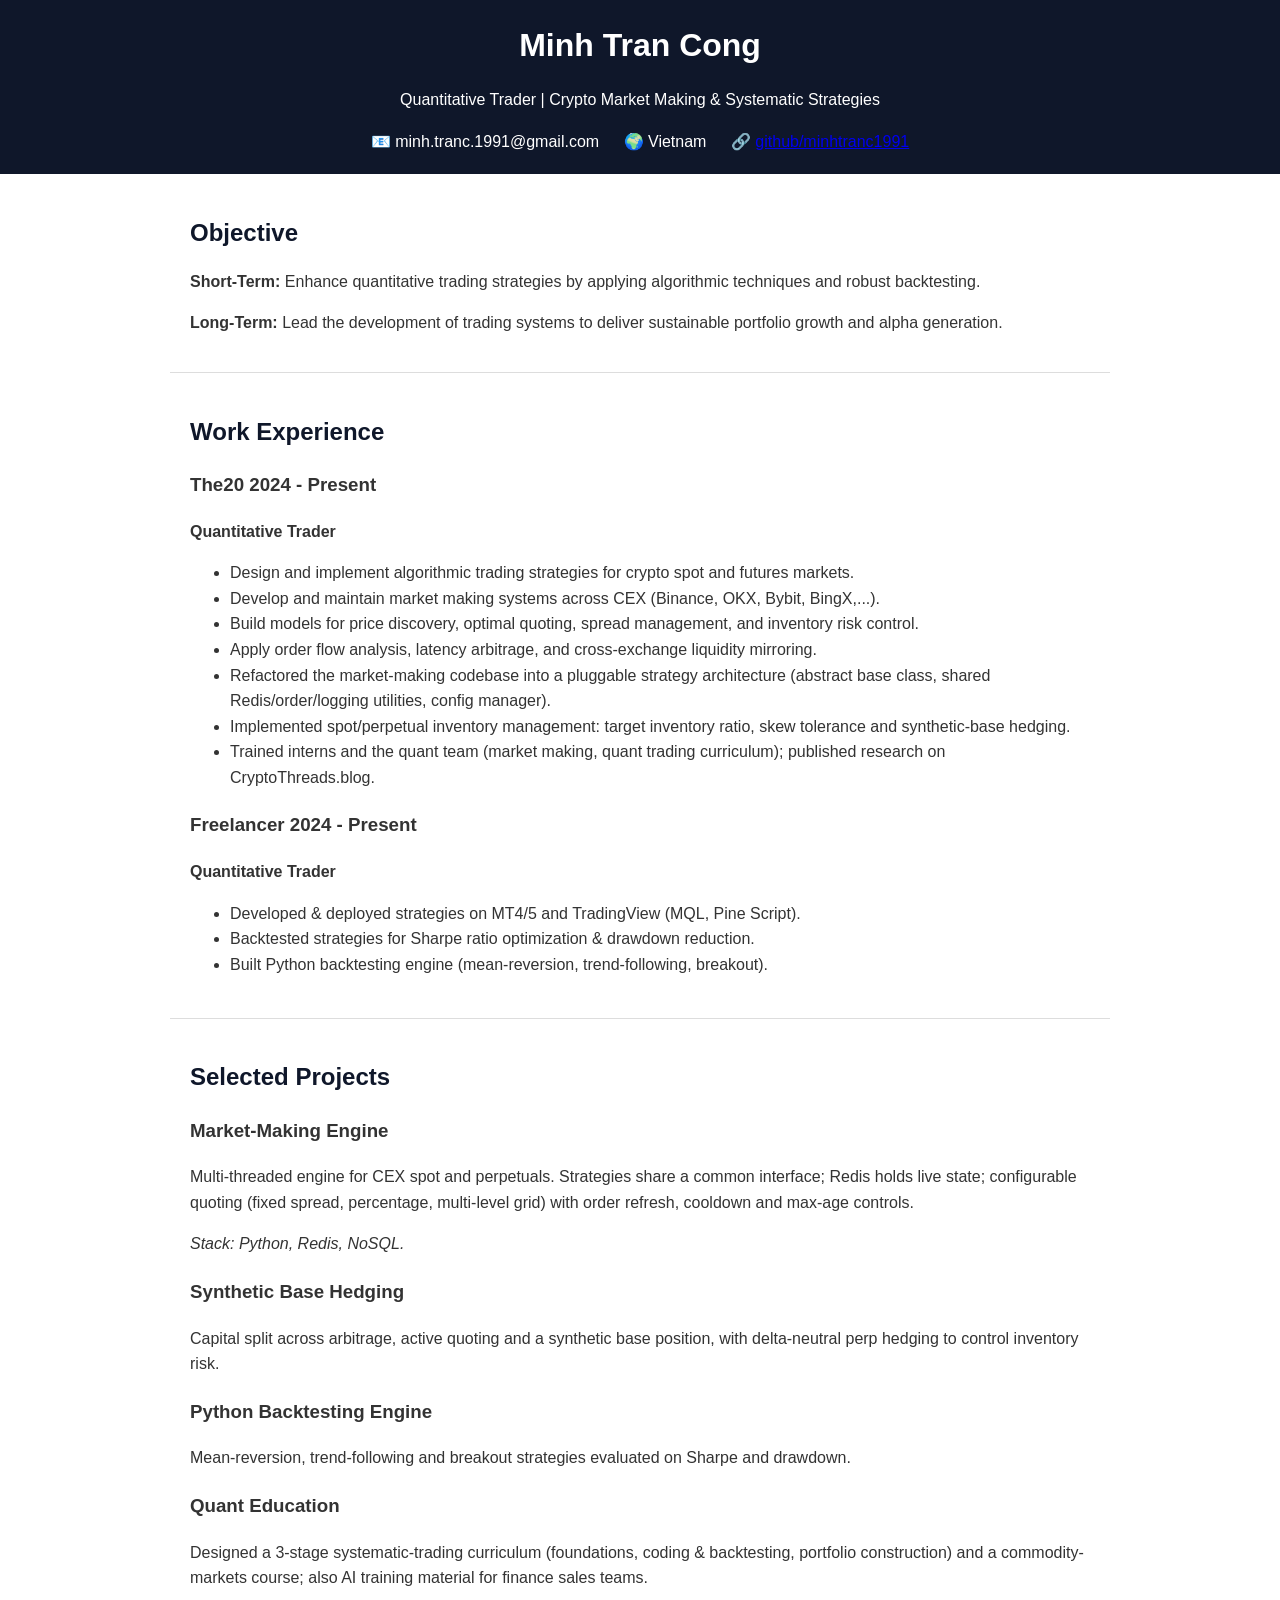
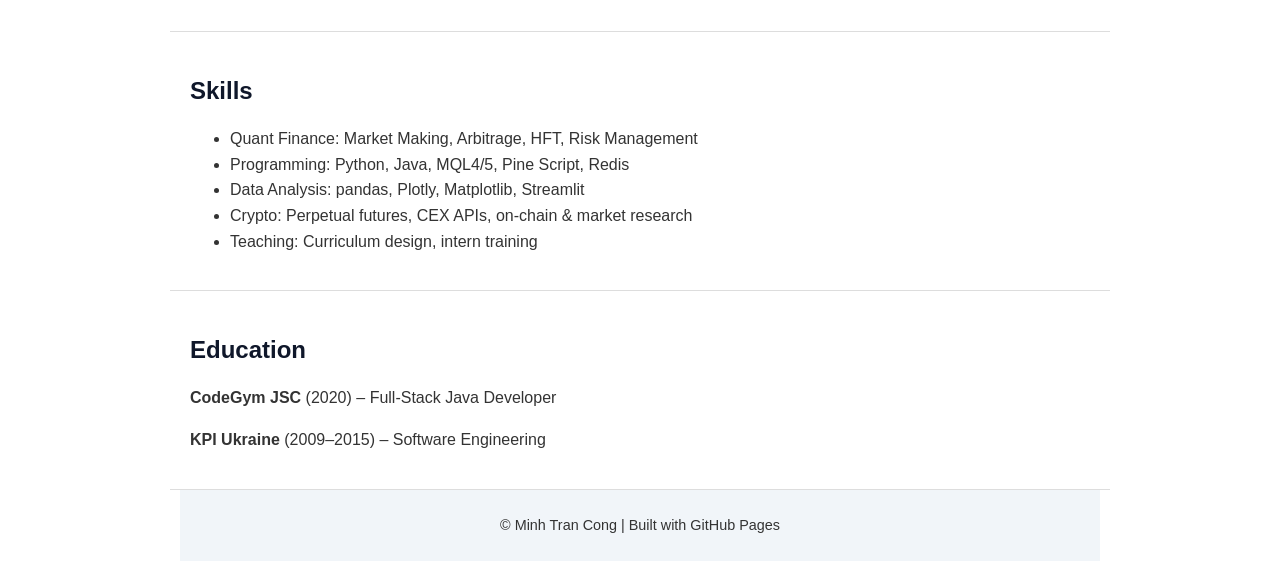
<file: legacy/index.html>
<!-- index.html -->
<!DOCTYPE html>
<html lang="en">
<head>
  <meta charset="UTF-8" />
  <meta name="viewport" content="width=device-width, initial-scale=1.0"/>
  <title>Minh Tran Cong - Quantitative Trader</title>
  <meta name="description" content="Quantitative trader: crypto market making, inventory hedging, systematic strategies and quant education."/>
  <link rel="stylesheet" href="style.css"/>
</head>
<body>
  <header>
    <h1>Minh Tran Cong</h1>
    <p>Quantitative Trader | Crypto Market Making &amp; Systematic Strategies</p>
    <ul class="contact">
      <li>📧 minh.tranc.1991@gmail.com</li>
      <li>🌍 Vietnam</li>
      <li>🔗 <a href="https://github.com/minhtranc1991" target="_blank" rel="noopener">github/minhtranc1991</a></li>
      <!-- TODO: add LinkedIn + CryptoThreads.blog links -->
    </ul>
  </header>

  <section>
    <h2>Objective</h2>
    <p><strong>Short-Term:</strong> Enhance quantitative trading strategies by applying algorithmic techniques and robust backtesting.</p>
    <p><strong>Long-Term:</strong> Lead the development of trading systems to deliver sustainable portfolio growth and alpha generation.</p>
  </section>

  <section>
    <h2>Work Experience</h2>
    <article>
      <h3>The20 <span>2024 - Present</span></h3>
      <p><strong>Quantitative Trader</strong></p>
      <ul>
        <li>Design and implement algorithmic trading strategies for crypto spot and futures markets.</li>
        <li>Develop and maintain market making systems across CEX (Binance, OKX, Bybit, BingX,...).</li>
        <li>Build models for price discovery, optimal quoting, spread management, and inventory risk control.</li>
        <li>Apply order flow analysis, latency arbitrage, and cross-exchange liquidity mirroring.</li>
        <li>Refactored the market-making codebase into a pluggable strategy architecture (abstract base class, shared Redis/order/logging utilities, config manager).</li>
        <li>Implemented spot/perpetual inventory management: target inventory ratio, skew tolerance and synthetic-base hedging.</li>
        <li>Trained interns and the quant team (market making, quant trading curriculum); published research on CryptoThreads.blog.</li>
        <!-- TODO: add measurable results (volume, spread, uptime, PnL/Sharpe, #exchanges/pairs) -->
      </ul>
    </article>
    <article>
      <h3>Freelancer <span>2024 - Present</span></h3>
      <p><strong>Quantitative Trader</strong></p>
      <ul>
        <li>Developed & deployed strategies on MT4/5 and TradingView (MQL, Pine Script).</li>
        <li>Backtested strategies for Sharpe ratio optimization & drawdown reduction.</li>
        <li>Built Python backtesting engine (mean-reversion, trend-following, breakout).</li>
      </ul>
    </article>
  </section>

  <section>
    <h2>Selected Projects</h2>
    <article>
      <h3>Market-Making Engine</h3>
      <p>Multi-threaded engine for CEX spot and perpetuals. Strategies share a common interface; Redis holds live state; configurable quoting (fixed spread, percentage, multi-level grid) with order refresh, cooldown and max-age controls.</p>
      <p><em>Stack: Python, Redis, NoSQL.</em> <!-- TODO: GitHub link (public-safe version) --></p>
    </article>
    <article>
      <h3>Synthetic Base Hedging</h3>
      <p>Capital split across arbitrage, active quoting and a synthetic base position, with delta-neutral perp hedging to control inventory risk.</p>
    </article>
    <article>
      <h3>Python Backtesting Engine</h3>
      <p>Mean-reversion, trend-following and breakout strategies evaluated on Sharpe and drawdown. <!-- TODO: link, add costs/walk-forward notes --></p>
    </article>
    <article>
      <h3>Quant Education</h3>
      <p>Designed a 3-stage systematic-trading curriculum (foundations, coding &amp; backtesting, portfolio construction) and a commodity-markets course; also AI training material for finance sales teams.</p>
    </article>
  </section>

  <section>
    <h2>Skills</h2>
    <ul>
      <li>Quant Finance: Market Making, Arbitrage, HFT, Risk Management</li>
      <li>Programming: Python, Java, MQL4/5, Pine Script, Redis</li>
      <li>Data Analysis: pandas, Plotly, Matplotlib, Streamlit</li>
      <li>Crypto: Perpetual futures, CEX APIs, on-chain &amp; market research</li>
      <li>Teaching: Curriculum design, intern training</li>
    </ul>
  </section>

  <section>
    <h2>Education</h2>
    <p><strong>CodeGym JSC</strong> (2020) – Full-Stack Java Developer</p>
    <p><strong>KPI Ukraine</strong> (2009–2015) – Software Engineering</p>
  </section>

  <footer>
    <p>© Minh Tran Cong | Built with GitHub Pages</p>
  </footer>
</body>
</html>
</file>
<file: legacy/style.css>
/* style.css */
body {
  font-family: Arial, sans-serif;
  margin: 0;
  padding: 0;
  line-height: 1.6;
  color: #333;
}

header {
  background: #0f172a;
  color: #fff;
  padding: 20px;
  text-align: center;
}

header h1 {
  margin: 0;
  font-size: 2rem;
}

header .contact {
  list-style: none;
  padding: 0;
  margin: 10px 0 0;
}

header .contact li {
  display: inline;
  margin: 0 10px;
}

section {
  padding: 20px;
  border-bottom: 1px solid #ddd;
}

section h2 {
  color: #0f172a;
  margin-bottom: 10px;
}

article {
  margin-bottom: 20px;
}

footer {
  background: #f1f5f9;
  text-align: center;
  padding: 10px;
  font-size: 0.9rem;
}

body > section, body > footer { max-width: 900px; margin: 0 auto; }
</file>
